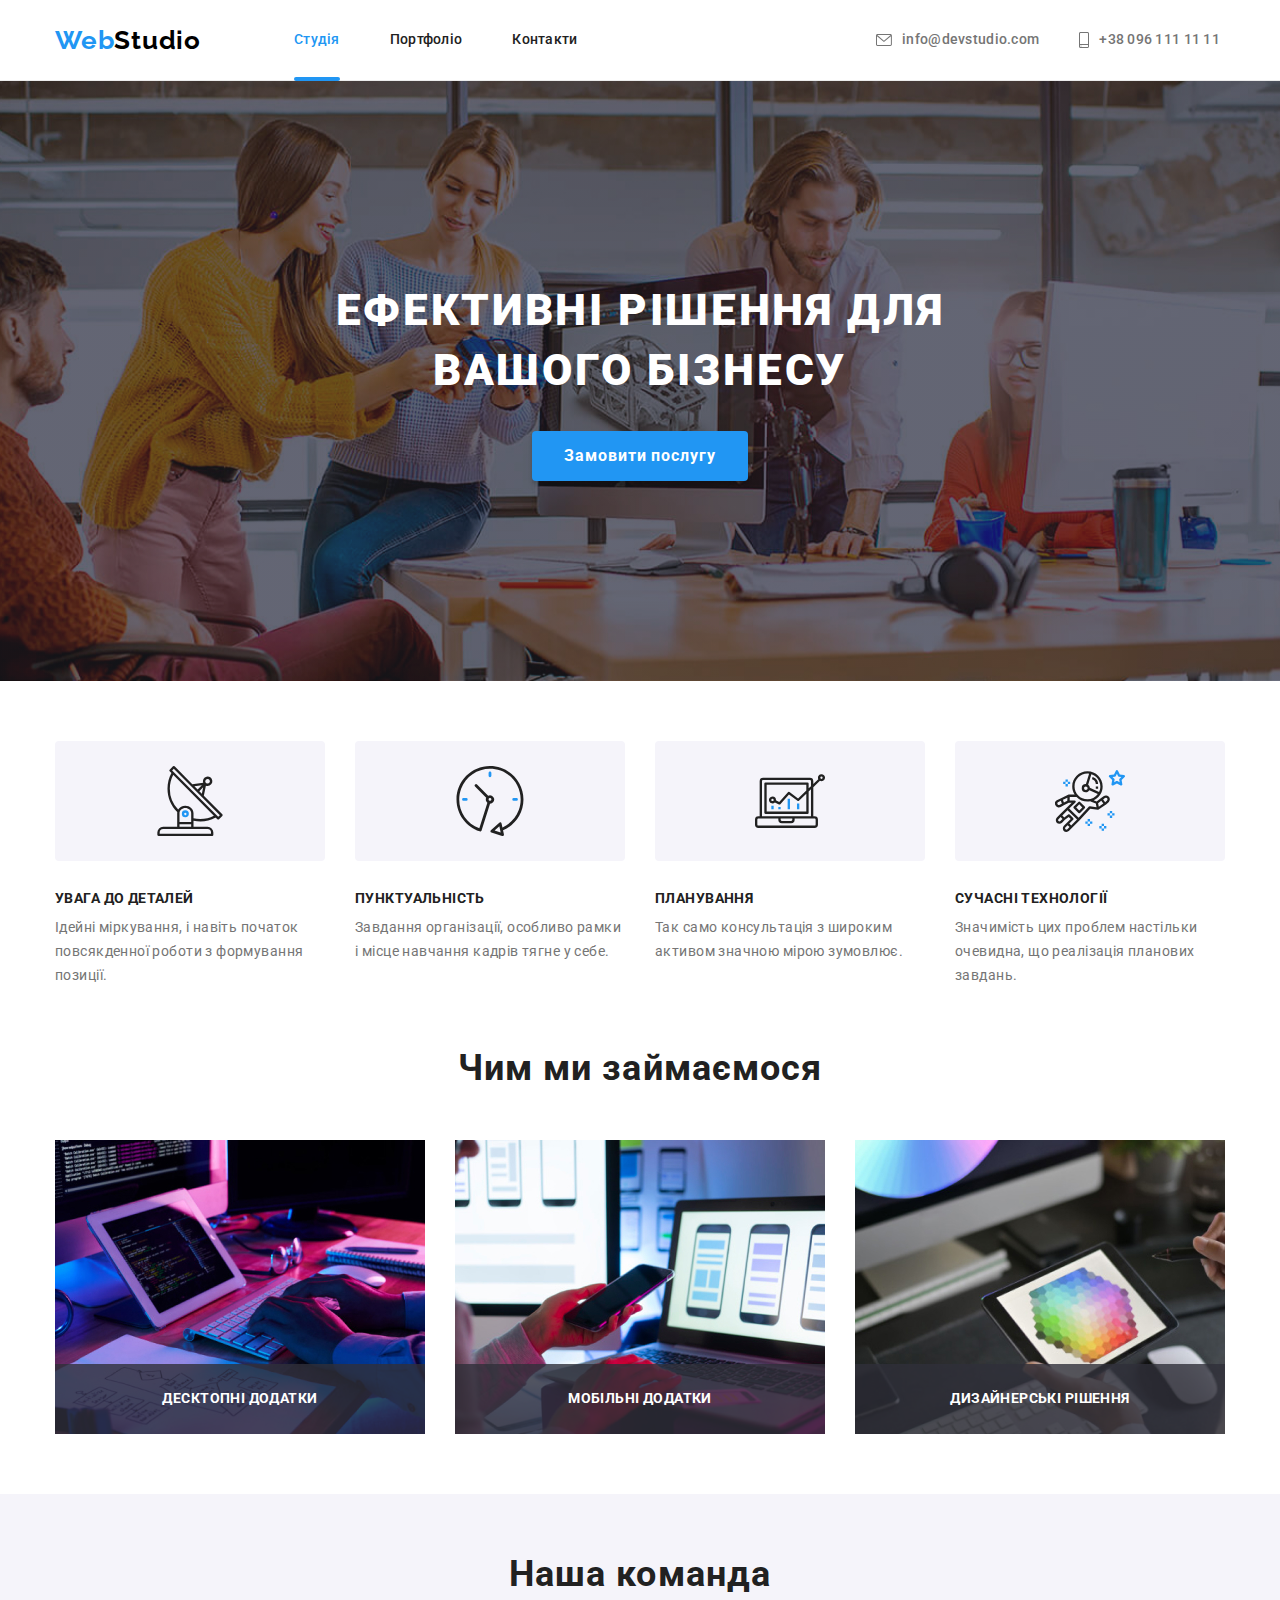
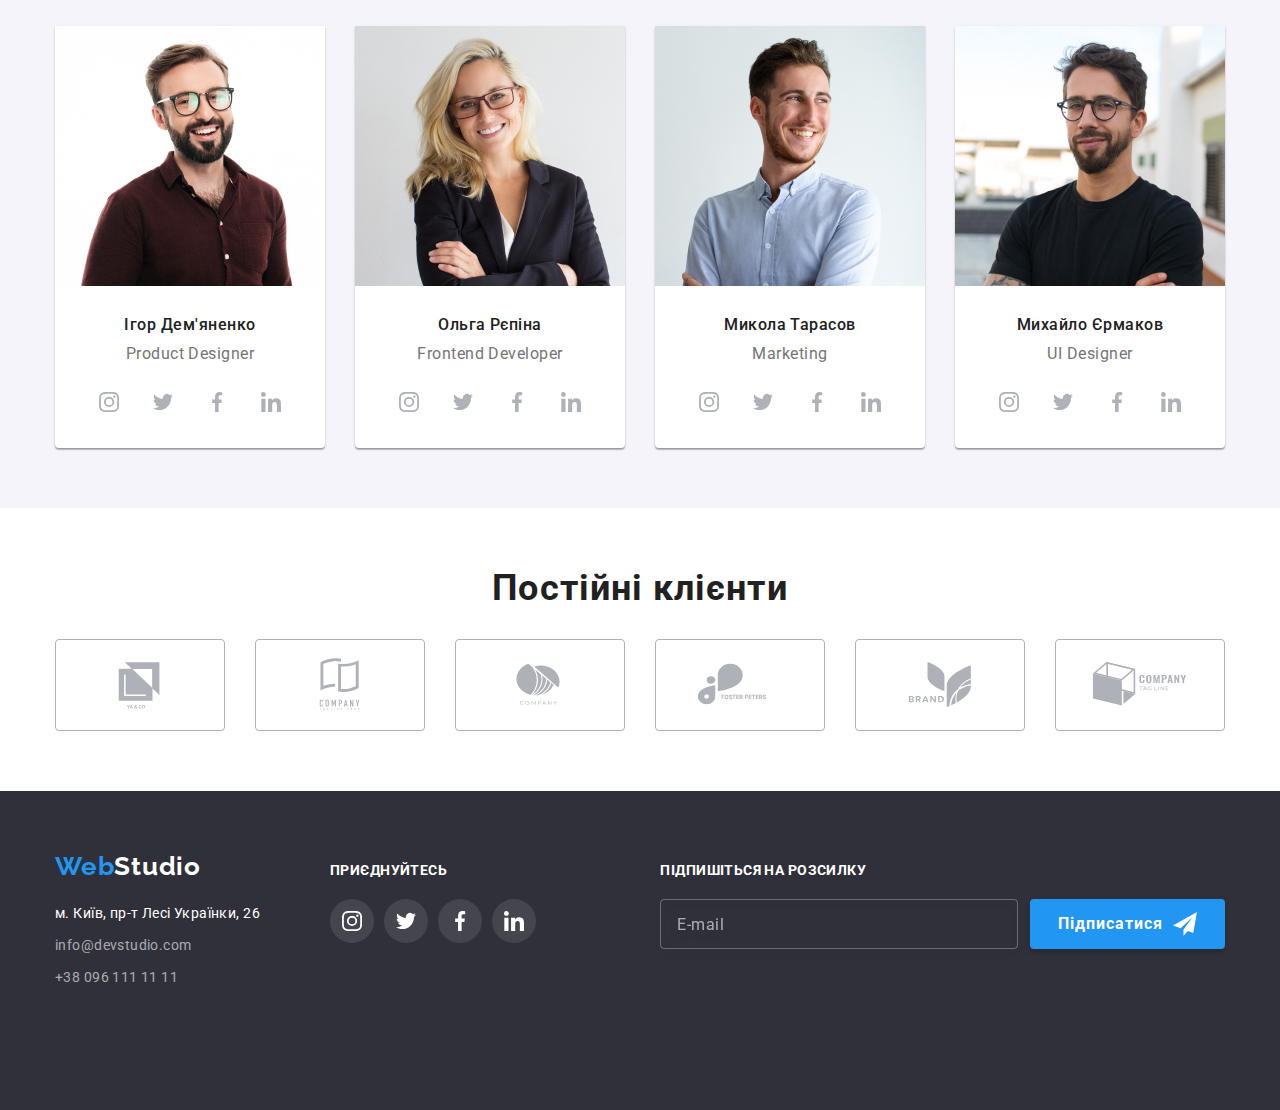
<file: index.html>
<!DOCTYPE html>
<html lang="uk">
  <head>
    <meta charset="UTF-8" />
    <meta http-equiv="X-UA-Compatible" content="IE=edge" />
    <meta name="viewport" content="width=device-width, initial-scale=1.0" />
    <title>Студія</title>
    <link rel="preconnect" href="https://fonts.googleapis.com" />
    <link rel="preconnect" href="https://fonts.gstatic.com" crossorigin />
    <link
      href="https://fonts.googleapis.com/css2?family=Raleway:wght@700&family=Roboto:wght@400;500;700;900&display=swap"
      rel="stylesheet"
    />
    <link
      rel="stylesheet"
      href="https://cdnjs.cloudflare.com/ajax/libs/modern-normalize/1.1.0/modern-normalize.min.css"
    />
    <link rel="stylesheet" href="./css/main.min.css" />
  </head>
  <body>
    <header class="header">
      <div class="container header-div">
        <div class="mobile-nav">
          <a class="logo link" href="./index.html" lang="en"
            >Web<span class="logo-span-header">Studio</span></a
          >
          <button
            type="button"
            class="menu-toggle js-open-menu"
            aria-expanded="true"
            aria-controls="mobile-menu"
          >
            <svg width="40" height="40" aria-label="Перемикач мобільного меню">
              <use class="icon-menu" href="./images/icons.svg#icon-menu "></use>
            </svg>
          </button>
          <div id="mobile-menu" class="menu-container js-menu-container ">
            <button class="menu-toggle js-close-menu is-open">
              <svg width="40" height="40" aria-label="Перемикач мобільного меню">
                <use class="icon-cross" href="./images/icons.svg#icon-close "></use>
              </svg>
            </button>
            <ul class="mobile-list list">
              <li class="menu-nav-item">
                <a class="menu-nav-link current link" href="./index.html">Студія</a>
              </li>
              <li class="menu-nav-item">
                <a class="menu-nav-link link" href="./portfolio.html">Портфоліо</a>
              </li>
              <li class="menu-nav-item">
                <a class="menu-nav-link link" href="">Контакти</a>
              </li>
            </ul>
            <ul class="mobile-contact list">
              <li class="menu-contact-item">
                <li class="menu-contact-item">
                <a class="mobile-tel-link link" href="tel:+380961111111">+38 096 111 11 11</a>
              </li>
                <a class="mobile-mail-link link" href="mailto:info@devstudio.com" lang="en"
                  >info@devstudio.com</a
                >
              </li>
              
            </ul>
            <ul class="mobile-social list">
              <li><a class="mobile-social-link link" href="">Instagram</a></li>
              <li><a class="mobile-social-link link" href="">Twitter</a></li>
              <li><a class="mobile-social-link link" href="">Facebook</a></li>
              <li><a class="mobile-social-link link" href="">LinkedIn</a></li>
            </ul>
          </div>
        </div>
        <nav class="header-nav">
          <ul class="menu-nav list">
            <li class="menu-nav-item">
              <a class="menu-nav-link current link" href="./index.html">Студія</a>
            </li>
            <li class="menu-nav-item">
              <a class="menu-nav-link link" href="./portfolio.html">Портфоліо</a>
            </li>
            <li class="menu-nav-item">
              <a class="menu-nav-link link" href="">Контакти</a>
            </li>
          </ul>
        </nav>
        <ul class="menu-contacts list">
          <li class="menu-contact-item">
            <a class="menu-contact-link link" href="mailto:info@devstudio.com" lang="en"
              ><svg class="envelope-icon" width="16" height="12">
                <use href="./images/icons.svg#icon-envelope"></use></svg
              >info@devstudio.com</a
            >
          </li>
          <li class="menu-contact-item">
            <a class="menu-contact-link link" href="tel:+380961111111"
              ><svg class="smartphone-icon" width="10" height="16">
                <use href="./images/icons.svg#icon-smartphone"></use></svg
              >+38 096 111 11 11</a
            >
          </li>
        </ul>
      </div>
    </header>
    <main>
      <section class="hero">
        <div class="container">
          <h1 class="main-title">
            Ефективні рішення для<br />
            вашого бізнесу
          </h1>
          <button class="modal-btn" type="button" data-modal-open>Замовити послугу</button>
        </div>
      </section>
      <section class="section features">
        <div class="container">
          <h2 class="hidden">Особливості</h2>
          <ul class="features__list list">
            <li class="features__item">
              <div class="features__cont-icon">
                <svg class="features__icon" width="70" height="70">
                  <use href="./images/icons.svg#icon-antenna"></use>
                </svg>
              </div>
              <h3 class="features__name">увага до деталей</h3>
              <p class="features__description">
                Ідейні міркування, і навіть початок повсякденної роботи з формування позиції.
              </p>
            </li>
            <li class="features__item">
              <div class="features__cont-icon">
                <svg class="features__icon" width="70" height="70">
                  <use href="./images/icons.svg#icon-clock"></use>
                </svg>
              </div>

              <h3 class="features__name">пунктуальність</h3>
              <p class="features__description">
                Завдання організації, особливо рамки і місце навчання кадрів тягне у себе.
              </p>
            </li>
            <li class="features__item">
              <div class="features__cont-icon">
                <svg class="features__icon" width="70" height="70">
                  <use href="./images/icons.svg#icon-diagram"></use>
                </svg>
              </div>

              <h3 class="features__name">планування</h3>
              <p class="features__description">
                Так само консультація з широким активом значною мірою зумовлює.
              </p>
            </li>
            <li class="features__item">
              <div class="features__cont-icon">
                <svg class="features__icon" width="70" height="70">
                  <use href="./images/icons.svg#icon-astronaut"></use>
                </svg>
              </div>

              <h3 class="features__name">сучасні технології</h3>
              <p class="features__description">
                Значимість цих проблем настільки очевидна, що реалізація планових завдань.
              </p>
            </li>
          </ul>
        </div>
      </section>
      <section class="section about">
        <div class="container">
          <h2 class="about__title">Чим ми займаємося</h2>
          <ul class="about__gallery list">
            <li class="about__item">
              <div class="about__overlay">
                <img
                  class="about__img"
                  src="./images/work/laptop.jpg"
                  alt="Програми для комп'ютерів"
                  height="294"
                  width="370"
                />
                <div class="about__overlay-container">
                  <h3 class="about__overlay-text">Десктопні додатки</h3>
                </div>
              </div>
            </li>
            <li class="about__item">
              <div class="about__overlay">
                <img
                  class="about__img"
                  src="./images/work/cellphone.jpg"
                  alt="Програми для смартфонів"
                  height="294"
                  width="370"
                />
                <div class="about__overlay-container">
                  <h3 class="about__overlay-text">Мобільні додатки</h3>
                </div>
              </div>
            </li>
            <li class="about__item">
              <div class="about__overlay">
                <img
                  class="about__img"
                  src="./images/work/tablet.jpg"
                  alt="Програми для планшетів"
                  height="294"
                  width="370"
                />
                <div class="about__overlay-container">
                  <h3 class="about__overlay-text">Дизайнерські рішення</h3>
                </div>
              </div>
            </li>
          </ul>
        </div>
      </section>
      <section class="section employees">
        <div class="container">
          <h2 class="employees-title">Наша команда</h2>
          <ul class="employees-list list">
            <li class="employees-list-item">
              <img
                class="employees-list-img"
                srcset="
                  ./images/workers/ihor-demyanenko@1x.jpg 1x,
                  ./images/workers/ihor-demyanenko@2x.jpg 2x
                "
                src="./images/workers/ihor-demyanenko@1x.jpg"
                alt="Чоловік в червоній сорочці"
                height="260"
                width="270"
              />
              <h3 class="employees-list-name">Ігор Дем'яненко</h3>
              <p class="employees-list-position" lang="en">Product Designer</p>
              <ul class="employees-social-list list">
                <li class="employees-social-items">
                  <a
                    class="employee-social-link link"
                    href=""
                    rel="noopener noreferrer"
                    target="_blank"
                  >
                    <svg class="employee-link-icon" width="20" height="20">
                      <use href="./images/icons.svg#icon-instagram"></use>
                    </svg>
                  </a>
                </li>
                <li class="employees-social-items">
                  <a
                    class="employee-social-link link"
                    href=""
                    rel="noopener noreferrer"
                    target="_blank"
                  >
                    <svg class="employee-link-icon" width="20" height="20">
                      <use href="./images/icons.svg#icon-twitter "></use>
                    </svg>
                  </a>
                </li>
                <li class="employees-social-items">
                  <a
                    class="employee-social-link link"
                    href=""
                    rel="noopener noreferrer"
                    target="_blank"
                  >
                    <svg class="employee-link-icon" width="20" height="20">
                      <use href="./images/icons.svg#icon-facebook "></use>
                    </svg>
                  </a>
                </li>
                <li class="employees-social-items">
                  <a
                    class="employee-social-link link"
                    href=""
                    rel="noopener noreferrer"
                    target="_blank"
                  >
                    <svg class="employee-link-icon" width="20" height="20">
                      <use href="./images/icons.svg#icon-linkedin "></use>
                    </svg>
                  </a>
                </li>
              </ul>
            </li>
            <li class="employees-list-item">
              <img
                class="employees-list-img"
                srcset="
                  ./images/workers/olga-repina@1x.jpg 1x,
                  ./images/workers/olga-repina@2x.jpg 2x
                "
                src="./images/workers/olga-repina@1x.jpg"
                alt="Жінка в чорній блузці"
                height="260"
                width="270"
              />
              <h3 class="employees-list-name">Ольга Рєпіна</h3>
              <p class="employees-list-position" lang="en">Frontend Developer</p>
              <ul class="employees-social-list list">
                <li class="employees-social-items">
                  <a
                    class="employee-social-link link"
                    href=""
                    rel="noopener noreferrer"
                    target="_blank"
                  >
                    <svg class="employee-link-icon" width="20" height="20">
                      <use href="./images/icons.svg#icon-instagram"></use>
                    </svg>
                  </a>
                </li>
                <li class="employees-social-items">
                  <a
                    class="employee-social-link link"
                    href=""
                    rel="noopener noreferrer"
                    target="_blank"
                  >
                    <svg class="employee-link-icon" width="20" height="20">
                      <use href="./images/icons.svg#icon-twitter "></use>
                    </svg>
                  </a>
                </li>
                <li class="employees-social-items">
                  <a
                    class="employee-social-link link"
                    href=""
                    rel="noopener noreferrer"
                    target="_blank"
                  >
                    <svg class="employee-link-icon" width="20" height="20">
                      <use href="./images/icons.svg#icon-facebook "></use>
                    </svg>
                  </a>
                </li>
                <li class="employees-social-items">
                  <a
                    class="employee-social-link link"
                    href=""
                    rel="noopener noreferrer"
                    target="_blank"
                  >
                    <svg class="employee-link-icon" width="20" height="20">
                      <use href="./images/icons.svg#icon-linkedin "></use>
                    </svg>
                  </a>
                </li>
              </ul>
            </li>
            <li class="employees-list-item">
              <img
                class="employees-list-img"
                srcset="
                  ./images/workers/mykola-tarasov@1x.jpg 1x,
                  ./images/workers/mykola-tarasov@2x.jpg 2x
                "
                src="./images/workers/mykola-tarasov@1x.jpg"
                alt="Чоловік в синій сорочці"
                height="260"
                width="270"
              />
              <h3 class="employees-list-name">Микола Тарасов</h3>
              <p class="employees-list-position" lang="en">Marketing</p>
              <ul class="employees-social-list list">
                <li class="employees-social-items">
                  <a
                    class="employee-social-link link"
                    href=""
                    rel="noopener noreferrer"
                    target="_blank"
                  >
                    <svg class="employee-link-icon" width="20" height="20">
                      <use href="./images/icons.svg#icon-instagram"></use>
                    </svg>
                  </a>
                </li>
                <li class="employees-social-items">
                  <a
                    class="employee-social-link link"
                    href=""
                    rel="noopener noreferrer"
                    target="_blank"
                  >
                    <svg class="employee-link-icon" width="20" height="20">
                      <use href="./images/icons.svg#icon-twitter "></use>
                    </svg>
                  </a>
                </li>
                <li class="employees-social-items">
                  <a
                    class="employee-social-link link"
                    href=""
                    rel="noopener noreferrer"
                    target="_blank"
                  >
                    <svg class="employee-link-icon" width="20" height="20">
                      <use href="./images/icons.svg#icon-facebook "></use>
                    </svg>
                  </a>
                </li>
                <li class="employees-social-items">
                  <a
                    class="employee-social-link link"
                    href=""
                    rel="noopener noreferrer"
                    target="_blank"
                  >
                    <svg class="employee-link-icon" width="20" height="20">
                      <use href="./images/icons.svg#icon-linkedin "></use>
                    </svg>
                  </a>
                </li>
              </ul>
            </li>
            <li class="employees-list-item">
              <img
                class="employees-list-img"
                srcset="
                  ./images/workers/mykhailo-yermakov@1x.jpg 1x,
                  ./images/workers/mykhailo-yermakov@2x.jpg 2x
                "
                src="./images/workers/mykhailo-yermakov@1x.jpg"
                alt="Чоловік в чорній футболці"
                height="260"
                width="270"
              />
              <h3 class="employees-list-name">Михайло Єрмаков</h3>
              <p class="employees-list-position" lang="en">UI Designer</p>
              <ul class="employees-social-list list">
                <li class="employees-social-items">
                  <a
                    class="employee-social-link link"
                    href=""
                    rel="noopener noreferrer"
                    target="_blank"
                  >
                    <svg class="employee-link-icon" width="20" height="20">
                      <use href="./images/icons.svg#icon-instagram"></use>
                    </svg>
                  </a>
                </li>
                <li class="employees-social-items">
                  <a
                    class="employee-social-link link"
                    href=""
                    rel="noopener noreferrer"
                    target="_blank"
                  >
                    <svg class="employee-link-icon" width="20" height="20">
                      <use href="./images/icons.svg#icon-twitter "></use>
                    </svg>
                  </a>
                </li>
                <li class="employees-social-items">
                  <a
                    class="employee-social-link link"
                    href=""
                    rel="noopener noreferrer"
                    target="_blank"
                  >
                    <svg class="employee-link-icon" width="20" height="20">
                      <use href="./images/icons.svg#icon-facebook "></use>
                    </svg>
                  </a>
                </li>
                <li class="employees-social-items">
                  <a
                    class="employee-social-link link"
                    href=""
                    target="_blank"
                    rel="noopener noreferrer"
                  >
                    <svg class="employee-link-icon" width="20" height="20">
                      <use href="./images/icons.svg#icon-linkedin "></use>
                    </svg>
                  </a>
                </li>
              </ul>
            </li>
          </ul>
        </div>
      </section>
      <section class="section customers">
        <div class="container">
          <h2 class="customers__title">Постійні клієнти</h2>
          <ul class="customers__list list">
            <li class="customers__item">
              <a class="customers__link link" href="" rel="noopener noreferrer" target="_blank">
                <svg class="customer__icon" width="106" height="60">
                  <use href="./images/icons.svg#icon-ya"></use></svg
              ></a>
            </li>
            <li class="customers__item">
              <a class="customers__link link" href="" rel="noopener noreferrer" target="_blank"
                ><svg class="customer__icon" width="106" height="60">
                  <use href="./images/icons.svg#icon-tagline"></use></svg
              ></a>
            </li>
            <li class="customers__item">
              <a class="customers__link link" href="" rel="noopener noreferrer" target="_blank"
                ><svg class="customer__icon" width="106" height="60">
                  <use href="./images/icons.svg#icon-company"></use></svg
              ></a>
            </li>
            <li class="customers__item">
              <a class="customers__link link" href="" rel="noopener noreferrer" target="_blank"
                ><svg class="customer__icon" width="106" height="60">
                  <use href="./images/icons.svg#icon-foster"></use></svg
              ></a>
            </li>
            <li class="customers__item">
              <a class="customers__link link" href="" rel="noopener noreferrer" target="_blank"
                ><svg class="customer__icon" width="106" height="60">
                  <use href="./images/icons.svg#icon-brand"></use></svg
              ></a>
            </li>
            <li class="customers__item">
              <a class="customers__link link" href="" rel="noopener noreferrer" target="_blank"
                ><svg class="customer__icon" width="106" height="60">
                  <use href="./images/icons.svg#icon-tag"></use></svg
              ></a>
            </li>
          </ul>
        </div>
      </section>
    </main>
    <footer class="footer">
      <div class="container footer-container">
        <div class="container-footer-tablet">
          <div class="container-footer-left">
            <a class="logo link logo-footer" href="./index.html" lang="en"
              >Web<span class="logo-span-footer">Studio</span></a
            >
            <address class="address">
              <ul class="contact-info-list list">
                <li class="contact-info-list-item">
                  <a
                    class="contact-info-item-address link"
                    href="https://bit.ly/3pXMvUd"
                    target="_blank"
                    rel="noopener noreferrer"
                    >м. Київ, пр-т Лесі Українки, 26</a
                  >
                </li>
                <li class="contact-info-list-item">
                  <a class="contact-info-item link" href="mailto:info@devstudio.com" lang="en"
                    >info@devstudio.com</a
                  >
                </li>
                <li class="contact-info-list-item">
                  <a class="contact-info-item link" href="tel:+380961111111">+38 096 111 11 11</a>
                </li>
              </ul>
            </address>
          </div>
          <div class="container-footer-center">
            <h2 class="title-link-footer">приєднуйтесь</h2>
            <ul class="footer-social-list list">
              <li class="footer-social-items">
                <a
                  class="footer-social-link link"
                  href=""
                  rel="noopener noreferrer"
                  target="_blank"
                >
                  <svg class="footer-link-icon" width="20" height="20">
                    <use href="./images/icons.svg#icon-instagram"></use>
                  </svg>
                </a>
              </li>
              <li class="footer-social-items">
                <a
                  class="footer-social-link link"
                  href=""
                  rel="noopener noreferrer"
                  target="_blank"
                >
                  <svg class="footer-link-icon" width="20" height="20">
                    <use href="./images/icons.svg#icon-twitter "></use>
                  </svg>
                </a>
              </li>
              <li class="footer-social-items">
                <a
                  class="footer-social-link link"
                  href=""
                  rel="noopener noreferrer"
                  target="_blank"
                >
                  <svg class="footer-link-icon" width="20" height="20">
                    <use href="./images/icons.svg#icon-facebook "></use>
                  </svg>
                </a>
              </li>
              <li class="footer-social-items">
                <a
                  class="footer-social-link link"
                  href=""
                  rel="noopener noreferrer"
                  target="_blank"
                >
                  <svg class="footer-link-icon" width="20" height="20">
                    <use href="./images/icons.svg#icon-linkedin "></use>
                  </svg>
                </a>
              </li>
            </ul>
          </div>
        </div>
        <div class="container-footer-right">
          <h2 class="title-link-footer">Підпишіться на розсилку</h2>
          <div class="subscription">
            <input
              class="subscription-input"
              type="email"
              name="email"
              placeholder="E-mail"
              required
            />
            <button class="modal-btn subscription-btn" type="submit">
              Підписатися
              <svg class="subscription-icon" width="24" height="24">
                <use href="./images/icons.svg#icon-send"></use>
              </svg>
            </button>
          </div>
        </div>
      </div>
    </footer>
    <div class="backdrop is-hidden" data-modal>
      <div class="modal">
        <button class="modal-close" data-modal-close>
          <svg class="close-icon" width="11" height="11">
            <use href="./images/icons.svg#icon-vector"></use>
          </svg>
        </button>
        <form class="form">
          <h2 class="form-title">Залиште свої дані, ми вам передзвонимо</h2>
          <label class="label" for="input-name"> Ім'я </label>
          <div class="field">
            <input class="field-input input" type="text" name="name" required id="input-name" />
            <svg class="field-icon" width="18" height="18">
              <use href="./images/icons.svg#icon-person"></use>
            </svg>
          </div>
          <label class="label" for="input-phone"> Телефон </label>
          <div class="field">
            <input class="field-input input" type="tel" name="phone" required id="input-phone" />
            <svg class="field-icon" width="18" height="18">
              <use href="./images/icons.svg#icon-phone"></use>
            </svg>
          </div>
          <label class="label" for="input-email"> Пошта </label>
          <div class="field">
            <input class="field-input input" type="email" name="email" required id="input-email" />
            <svg class="field-icon" width="18" height="18">
              <use href="./images/icons.svg#icon-email"></use>
            </svg>
          </div>
          <label class="label" for="message"> Коментар </label>
          <textarea class="message input" id="message" placeholder="Введіть текст"></textarea>
          <label class="privacy">
            <input class="privacy-input hidden" type="checkbox" name="privacy" />
            <span class="privacy-wrap"
              ><svg class="privacy-icon" width="16" height="15">
                <use href="./images/icons.svg#icon-check"></use></svg
            ></span>

            <span class="privacy-text"
              >Погоджуюся з розсилкою та приймаю
              <a class="privacy-link" href="" target="_blank" rel="noopener noreferrer"
                >Умови договору</a
              >
            </span>
          </label>
          <button class="modal-btn form-btn" type="submit">Відправити</button>
        </form>
      </div>
    </div>

    <script src="./js/mobile-menu.js"></script>
    <script src="./js/modal.js"></script>
  </body>
</html>
</file>
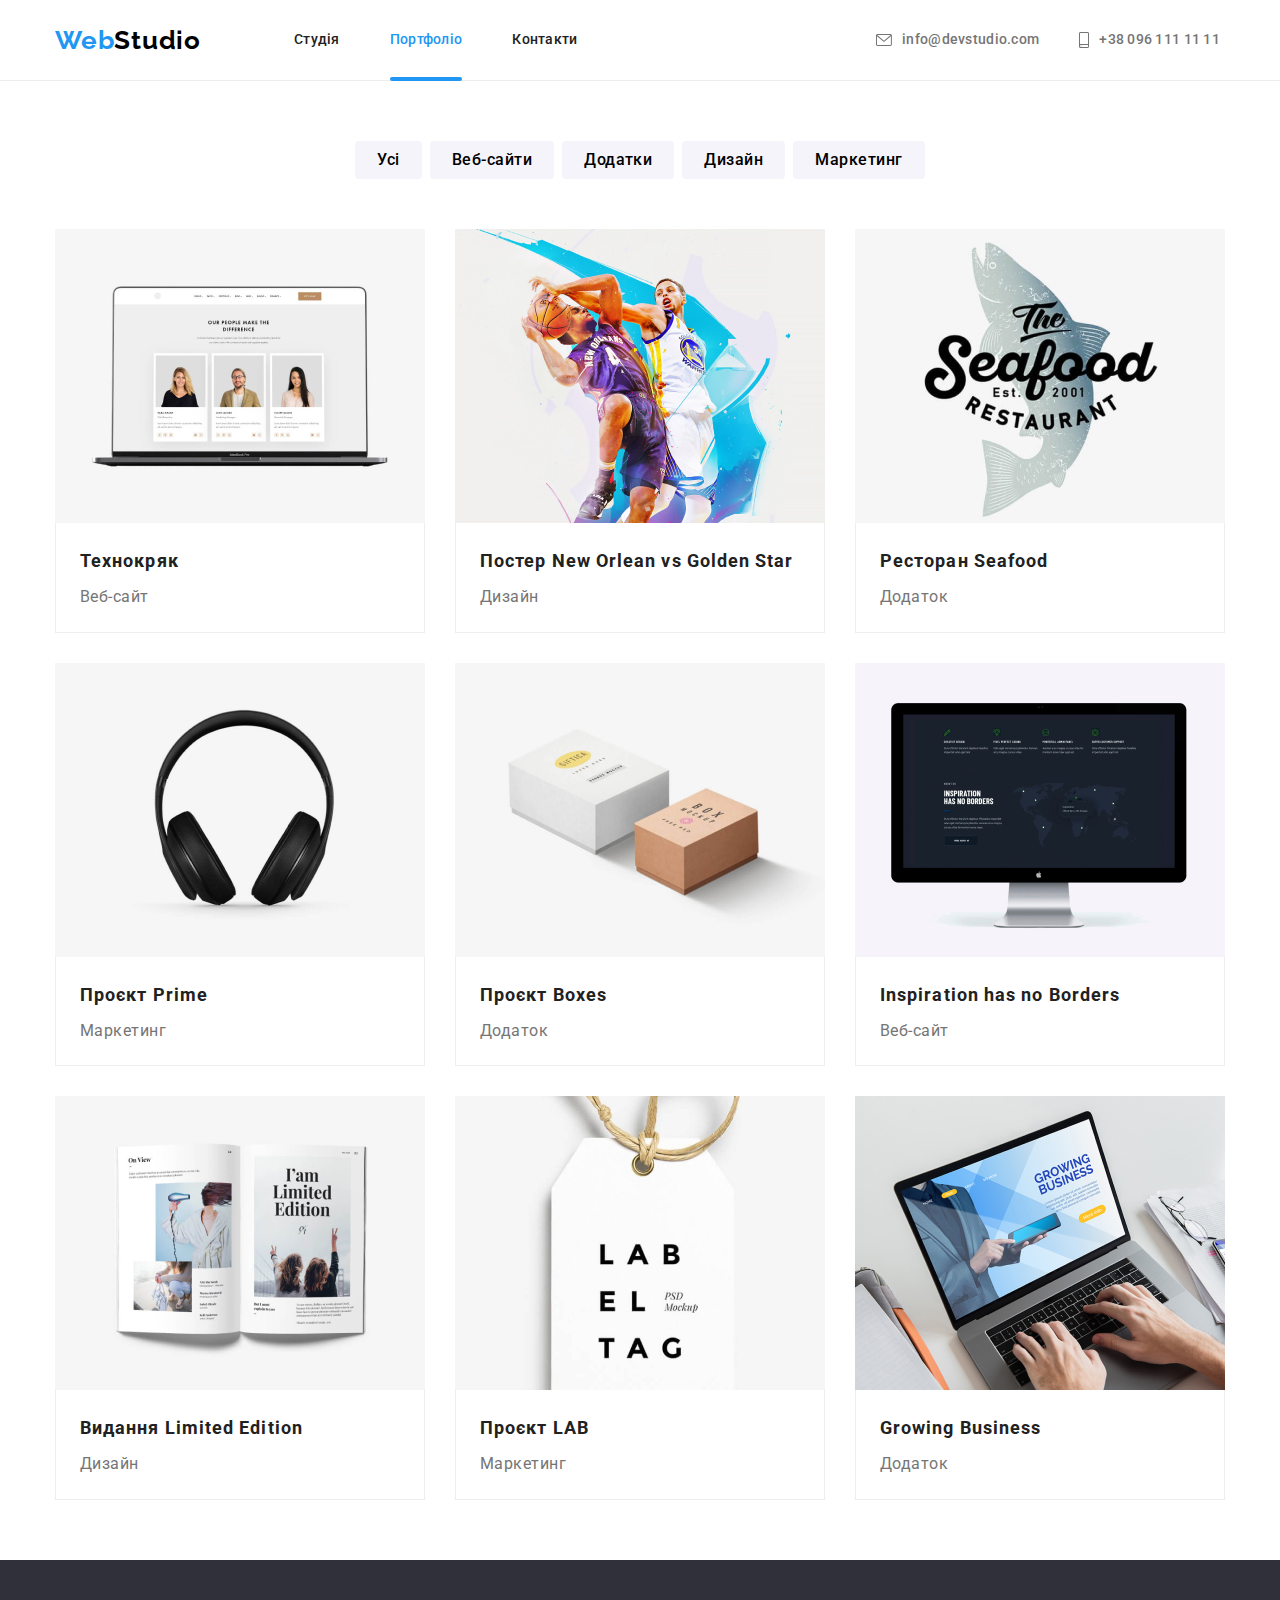
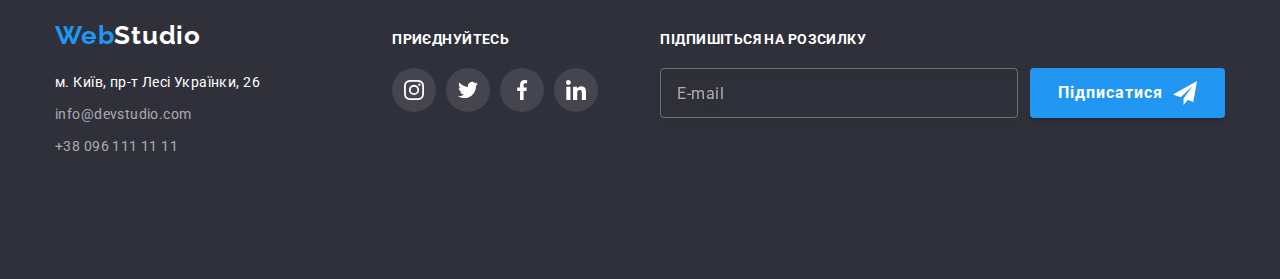
<file: portfolio.html>
<!DOCTYPE html>
<html lang="uk">
  <head>
    <meta charset="UTF-8" />
    <meta http-equiv="X-UA-Compatible" content="IE=edge" />
    <meta name="viewport" content="width=device-width, initial-scale=1.0" />
    <title>Портфоліо</title>
    <link rel="preconnect" href="https://fonts.googleapis.com" />
    <link rel="preconnect" href="https://fonts.gstatic.com" crossorigin />
    <link
      href="https://fonts.googleapis.com/css2?family=Raleway:wght@700&family=Roboto:wght@400;500;700;900&display=swap"
      rel="stylesheet"
    />
    <link
      rel="stylesheet"
      href="https://cdnjs.cloudflare.com/ajax/libs/modern-normalize/1.1.0/modern-normalize.min.css"
    />
    <link rel="stylesheet" href="./css/main.min.css" />
  </head>
  <body>
    <header class="header">
      <div class="container header-div">
        <nav class="header-nav">
          <a class="logo link" href="./index.html" lang="en"
            >Web<span class="logo-span-header">Studio</span></a
          >
          <ul class="menu-nav list">
            <li class="menu-nav-item">
              <a class="menu-nav-link link" href="./index.html">Студія</a>
            </li>
            <li class="menu-nav-item">
              <a class="menu-nav-link current link" href="./portfolio.html">Портфоліо</a>
            </li>
            <li class="menu-nav-item">
              <a class="menu-nav-link link" href="">Контакти</a>
            </li>
          </ul>
        </nav>
        <ul class="menu-contacts list">
          <li class="menu-contact-item">
            <a class="menu-contact-link link" href="mailto:info@devstudio.com" lang="en"
              ><svg class="envelope-icon" width="16" height="12">
                <use href="./images/icons.svg#icon-envelope"></use></svg
              >info@devstudio.com</a
            >
          </li>
          <li class="menu-contact-item">
            <a class="menu-contact-link link" href="tel:+380961111111"
              ><svg class="smartphone-icon" width="10" height="16">
                <use href="./images/icons.svg#icon-smartphone"></use></svg
              >+38 096 111 11 11</a
            >
          </li>
        </ul>
      </div>
    </header>
    <main>
      <section class="section portfolio">
        <div class="container">
          <h2 class="hidden">Портфоліо</h2>
          <ul class="portfolio-buttons-class list">
            <li class="filter-button-items">
              <button class="filter-button button" type="button">Усі</button>
            </li>
            <li class="filter-button-items">
              <button class="filter-button button" type="button">Веб-сайти</button>
            </li>
            <li class="filter-button-items">
              <button class="filter-button button" type="button">Додатки</button>
            </li>
            <li class="filter-button-items">
              <button class="filter-button button" type="button">Дизайн</button>
            </li>
            <li class="filter-button-items">
              <button class="filter-button button" type="button">Маркетинг</button>
            </li>
          </ul>
          <ul class="portfolio-lists list">
            <li class="portfolio-list-item">
              <div class="img-overlay">
                <img
                  class="portfolio-list-img"
                  src="./images/portfolio/tech.jpg"
                  alt="Ноутбук з відкритою вебсторінкою"
                  height="294"
                  width="370"
                />
                <div class="overlay-wrap">
                  <p>
                    Ресурс пропонує комплексні пропозиції з різним рівнем функціоналу та сервісів.
                    Все це дозволить відвідувачу отримати вичерпні відомості про компанію чи
                    приватну особу.
                  </p>
                </div>
              </div>
              <div class="portfolio-list-bottom">
                <h2 class="portfolio-list-name">Технокряк</h2>
                <p class="portfolio-list-class">Веб-сайт</p>
              </div>
            </li>
            <li class="portfolio-list-item">
              <div class="img-overlay">
                <img
                  class="portfolio-list-img"
                  src="./images/portfolio/orlean-golden.jpg"
                  alt="Чоловіки грають в баскетбол"
                  height="294"
                  width="370"
                />
                <div class="overlay-wrap">
                  <p>
                    Ресурс пропонує комплексні пропозиції з різним рівнем функціоналу та сервісів.
                    Все це дозволить відвідувачу отримати вичерпні відомості про компанію чи
                    приватну особу.
                  </p>
                </div>
              </div>
              <div class="portfolio-list-bottom">
                <h2 class="portfolio-list-name">Постер New Orlean vs Golden Star</h2>
                <p class="portfolio-list-class">Дизайн</p>
              </div>
            </li>
            <li class="portfolio-list-item">
              <div class="img-overlay">
                <img
                  class="portfolio-list-img"
                  src="./images/portfolio/seafood.jpg"
                  alt="Велак риба"
                  height="294"
                  width="370"
                />
                <div class="overlay-wrap">
                  <p>
                    Ресурс пропонує комплексні пропозиції з різним рівнем функціоналу та сервісів.
                    Все це дозволить відвідувачу отримати вичерпні відомості про компанію чи
                    приватну особу.
                  </p>
                </div>
              </div>
              <div class="portfolio-list-bottom">
                <h2 class="portfolio-list-name">Ресторан Seafood</h2>
                <p class="portfolio-list-class">Додаток</p>
              </div>
            </li>
            <li class="portfolio-list-item">
              <div class="img-overlay">
                <img
                  class="portfolio-list-img"
                  src="./images/portfolio/prime.jpg"
                  alt="Стерео гарнітура"
                  height="294"
                  width="370"
                />
                <div class="overlay-wrap">
                  <p>
                    Ресурс пропонує комплексні пропозиції з різним рівнем функціоналу та сервісів.
                    Все це дозволить відвідувачу отримати вичерпні відомості про компанію чи
                    приватну особу.
                  </p>
                </div>
              </div>
              <div class="portfolio-list-bottom">
                <h2 class="portfolio-list-name">Проєкт Prime</h2>
                <p class="portfolio-list-class">Маркетинг</p>
              </div>
            </li>
            <li class="portfolio-list-item">
              <div class="img-overlay">
                <img
                  class="portfolio-list-img"
                  src="./images/portfolio/boxes.jpg"
                  alt="Коробки"
                  height="294"
                  width="370"
                />
                <div class="overlay-wrap">
                  <p>
                    Ресурс пропонує комплексні пропозиції з різним рівнем функціоналу та сервісів.
                    Все це дозволить відвідувачу отримати вичерпні відомості про компанію чи
                    приватну особу.
                  </p>
                </div>
              </div>
              <div class="portfolio-list-bottom">
                <h2 class="portfolio-list-name">Проєкт Boxes</h2>
                <p class="portfolio-list-class">Додаток</p>
              </div>
            </li>
            <li class="portfolio-list-item">
              <div class="img-overlay">
                <img
                  class="portfolio-list-img"
                  src="./images/portfolio/borders.jpg"
                  alt="Екран монітору з вебсторінкою"
                  height="294"
                  width="370"
                />
                <div class="overlay-wrap">
                  <p>
                    Ресурс пропонує комплексні пропозиції з різним рівнем функціоналу та сервісів.
                    Все це дозволить відвідувачу отримати вичерпні відомості про компанію чи
                    приватну особу.
                  </p>
                </div>
              </div>
              <div class="portfolio-list-bottom">
                <h2 class="portfolio-list-name">Inspiration has no Borders</h2>
                <p class="portfolio-list-class">Веб-сайт</p>
              </div>
            </li>
            <li class="portfolio-list-item">
              <div class="img-overlay">
                <img
                  class="portfolio-list-img"
                  src="./images/portfolio/limited-edition.jpg"
                  alt="Кольоровий журнал"
                  height="294"
                  width="370"
                />
                <div class="overlay-wrap">
                  <p>
                    Ресурс пропонує комплексні пропозиції з різним рівнем функціоналу та сервісів.
                    Все це дозволить відвідувачу отримати вичерпні відомості про компанію чи
                    приватну особу.
                  </p>
                </div>
              </div>
              <div class="portfolio-list-bottom">
                <h2 class="portfolio-list-name">Видання Limited Edition</h2>
                <p class="portfolio-list-class">Дизайн</p>
              </div>
            </li>
            <li class="portfolio-list-item">
              <div class="img-overlay">
                <img
                  class="portfolio-list-img"
                  src="./images/portfolio/lad.jpg"
                  alt="Етикетка бренду"
                  height="294"
                  width="370"
                />
                <div class="overlay-wrap">
                  <p>
                    Ресурс пропонує комплексні пропозиції з різним рівнем функціоналу та сервісів.
                    Все це дозволить відвідувачу отримати вичерпні відомості про компанію чи
                    приватну особу.
                  </p>
                </div>
              </div>
              <div class="portfolio-list-bottom">
                <h2 class="portfolio-list-name">Проєкт LAB</h2>
                <p class="portfolio-list-class">Маркетинг</p>
              </div>
            </li>
            <li class="portfolio-list-item">
              <div class="img-overlay">
                <img
                  class="portfolio-list-img"
                  src="./images/portfolio/business.jpg"
                  alt="Людина працює за ноутбуком"
                  height="294"
                  width="370"
                />
                <div class="overlay-wrap">
                  <p>
                    Ресурс пропонує комплексні пропозиції з різним рівнем функціоналу та сервісів.
                    Все це дозволить відвідувачу отримати вичерпні відомості про компанію чи
                    приватну особу.
                  </p>
                </div>
              </div>
              <div class="portfolio-list-bottom">
                <h2 class="portfolio-list-name">Growing Business</h2>
                <p class="portfolio-list-class">Додаток</p>
              </div>
            </li>
          </ul>
        </div>
      </section>
    </main>
    <footer class="footer">
      <div class="container footer-container">
        <div class="container-footer-left">
          <a class="logo link logo-footer" href="./index.html" lang="en"
            >Web<span class="logo-span-footer">Studio</span></a
          >
          <address class="address">
            <ul class="contact-info-list list">
              <li class="contact-info-list-item">
                <a
                  class="contact-info-item-address link"
                  href="https://bit.ly/3pXMvUd"
                  target="_blank"
                  rel="noopener noreferrer"
                  >м. Київ, пр-т Лесі Українки, 26</a
                >
              </li>
              <li class="contact-info-list-item">
                <a class="contact-info-item link" href="mailto:info@devstudio.com" lang="en"
                  >info@devstudio.com</a
                >
              </li>
              <li class="contact-info-list-item">
                <a class="contact-info-item link" href="tel:+380961111111">+38 096 111 11 11</a>
              </li>
            </ul>
          </address>
        </div>
        <div class="container-footer-center">
          <h2 class="title-link-footer">приєднуйтесь</h2>
          <ul class="footer-social-list list">
            <li class="footer-social-items">
              <a class="footer-social-link link" href="" target="_blank" rel="noopener noreferrer">
                <svg class="footer-link-icon" width="20" height="20">
                  <use href="./images/icons.svg#icon-instagram"></use>
                </svg>
              </a>
            </li>
            <li class="footer-social-items">
              <a class="footer-social-link link" href="" target="_blank" rel="noopener noreferrer">
                <svg class="footer-link-icon" width="20" height="20">
                  <use href="./images/icons.svg#icon-twitter "></use>
                </svg>
              </a>
            </li>
            <li class="footer-social-items">
              <a class="footer-social-link link" href="" target="_blank" rel="noopener noreferrer">
                <svg class="footer-link-icon" width="20" height="20">
                  <use href="./images/icons.svg#icon-facebook "></use>
                </svg>
              </a>
            </li>
            <li class="footer-social-items">
              <a class="footer-social-link link" href="" target="_blank" rel="noopener noreferrer">
                <svg class="footer-link-icon" width="20" height="20">
                  <use href="./images/icons.svg#icon-linkedin "></use>
                </svg>
              </a>
            </li>
          </ul>
        </div>
        <div class="container-footer-right">
          <h2 class="title-link-footer">Підпишіться на розсилку</h2>
          <div class="subscription">
            <input
              class="subscription-input"
              type="email"
              name="email"
              placeholder="E-mail"
              required
            />
            <button class="modal-btn subscription-btn" type="submit">
              Підписатися
              <svg class="subscription-icon" width="24" height="24">
                <use href="./images/icons.svg#icon-send"></use>
              </svg>
            </button>
          </div>
        </div>
      </div>
    </footer>
  </body>
</html>
</file>
<file: css/main.min.css>
:root{--main-font: "Roboto", sans-serif;--accent-color: #2196F3;--main-color: #212121;--second-color: #757575;--background-color: #2F303A;--modal-btn-accent-color: #188CE8;--logo-header: #000000;--contact-footer-color: rgba(255, 255, 255, 0.6);--filter-button-bg: #F5F4FA;--main-light-color: #FFFFFF;--border-bottom-portfolio-color: #EEEEEE;--border-bottom-header-color: #ECECEC;--icon-color: #AFB1B8}.section{padding-bottom:60px;padding-top:60px}.list{list-style:none;padding:0;margin:0}.link{text-decoration:none;color:inherit}p{margin:0}body{font-family:var(--main-font);color:var(--main-color)}.hidden{position:absolute;width:1px;height:1px;margin:-1px;border:0;padding:0;clip:rect(0 0 0 0);overflow:hidden}.container{padding:0 15px;margin:0 auto}@media screen and (min-width: 480px){.container{width:480px}}@media screen and (min-width: 768px){.container{width:768px}}@media screen and (min-width: 1200px){.container{width:1200px}}.logo{font-family:"Raleway",sans-serif;font-weight:700;font-size:24px;line-height:1.16;letter-spacing:.03em;color:var(--accent-color);transition:color 250ms cubic-bezier(0.4, 0, 0.2, 1)}@media screen and (min-width: 1200px){.logo{font-size:26px;line-height:1.19}}.logo:hover,.logo:focus{color:var(--accent-color)}.logo-span-header{color:var(--logo-header);transition:color 250ms cubic-bezier(0.4, 0, 0.2, 1)}.logo:hover .logo-span-header,.logo:focus .logo-span-header{color:var(--accent-color)}.logo-footer{display:block}.logo-span-footer{color:var(--main-light-color);transition:color 250ms cubic-bezier(0.4, 0, 0.2, 1)}.logo:hover .logo-span-footer,.logo:focus .logo-span-footer{color:var(--accent-color)}.header{border-bottom:1px solid var(--border-bottom-header-color)}.mobile-nav{display:flex;align-items:center;justify-content:space-between;min-height:60px}.header-nav{display:flex;align-items:center}@media screen and (min-width: 768px){.header-div{display:flex;align-items:center}}.menu-nav{display:flex;margin-left:93px}@media screen and (max-width: 767px){.menu-nav{display:none}}.menu-nav .menu-nav-item:not(:last-child){margin-right:50px}.menu-contacts{display:flex;margin-left:auto}@media screen and (max-width: 767px){.menu-contacts{display:none}}@media screen and (min-width: 768px){.menu-contacts{flex-direction:column}}@media screen and (min-width: 1200px){.menu-contacts{flex-direction:row}}.menu-contacts .menu-contact-item:not(:last-child){margin-right:30px}@media screen and (max-width: 1199px){.menu-contacts .menu-contact-item:not(:last-child){margin:0}}.menu-nav-link{display:inline-block;position:relative;padding-top:32px;padding-bottom:32px;font-weight:500;font-size:14px;line-height:1.14;letter-spacing:.02em;outline:rgba(0,0,0,0);transition:color 250ms cubic-bezier(0.4, 0, 0.2, 1)}.menu-nav-link:hover,.menu-nav-link:focus{color:var(--accent-color)}.menu-nav-link::after{position:absolute;content:"";width:0;height:4px;bottom:-1px;left:0;border-radius:2px;background-color:var(--accent-color);transition:width 250ms cubic-bezier(0.4, 0, 0.2, 1)}@media screen and (max-width: 767px){.menu-nav-link::after{display:none}}.menu-nav-link:hover::after,.menu-nav-link:focus::after{width:100%}.menu-nav-link.current::after{width:100%}.menu-nav-link.current{color:var(--accent-color)}.menu-contact-link{font-weight:500;font-size:12px;line-height:1.16;letter-spacing:.02em;color:var(--second-color);display:inline-block;padding:5px;transition:color 250ms cubic-bezier(0.4, 0, 0.2, 1)}.menu-contact-link:hover,.menu-contact-link:focus{color:var(--accent-color)}@media screen and (min-width: 1200px){.menu-contact-link{font-size:14px;line-height:1.14}}.smartphone-icon{margin-right:10px;fill:currentColor;vertical-align:middle}.envelope-icon{margin-right:10px;fill:currentColor;vertical-align:middle}.hero{max-width:480px;margin:0 auto;padding-top:130px;padding-bottom:130px;text-align:center;background:#c4c4c4;background-image:linear-gradient(rgba(47, 48, 58, 0.4) 40%, rgba(47, 48, 58, 0.4)),url(../images/bg-hero/header-mobile@1x.jpg);background-size:480px 400px;background-repeat:no-repeat;background-position:center}@media screen and (min-device-pixel-ratio: 2),screen and (min-resolution: 192dpi),screen and (min-resolution: 2dppx){.hero{background-image:linear-gradient(rgba(47, 48, 58, 0.4) 40%, rgba(47, 48, 58, 0.4)),url(../images/bg-hero/header-mobile@2x.jpg)}}@media screen and (min-width: 768px){.hero{max-width:768px;background-image:linear-gradient(rgba(47, 48, 58, 0.4) 40%, rgba(47, 48, 58, 0.4)),url(../images/bg-hero/header-tablet@1x.jpg);background-size:768px 400px}}@media screen and (min-width: 768px)and (min-device-pixel-ratio: 2),screen and (min-width: 768px)and (min-resolution: 192dpi),screen and (min-width: 768px)and (min-resolution: 2dppx){.hero{background-image:linear-gradient(rgba(47, 48, 58, 0.4) 40%, rgba(47, 48, 58, 0.4)),url(../images/bg-hero/header-tablet@2x.jpg)}}@media screen and (min-width: 1200px){.hero{max-width:1600px;padding-top:200px;padding-bottom:200px;background-image:linear-gradient(rgba(47, 48, 58, 0.4) 40%, rgba(47, 48, 58, 0.4)),url(../images/bg-hero/header-desktop@1x.jpg);background-size:cover}}@media screen and (min-width: 1200px)and (min-device-pixel-ratio: 2),screen and (min-width: 1200px)and (min-resolution: 192dpi),screen and (min-width: 1200px)and (min-resolution: 2dppx){.hero{background-image:linear-gradient(rgba(47, 48, 58, 0.4) 40%, rgba(47, 48, 58, 0.4)),url(../images/bg-hero/header-tablet@2x.jpg)}}.main-title{margin-top:0;margin-bottom:30px;color:var(--main-light-color);font-weight:900;font-size:26px;line-height:1.16;letter-spacing:.06em;text-transform:uppercase}@media screen and (min-width: 1200px){.main-title{font-size:44px;line-height:1.36}}.modal-btn{padding:10px 24px;font-weight:700;font-size:16px;line-height:1.87;letter-spacing:.06em;color:var(--main-light-color);background:var(--accent-color);box-shadow:0px 4px 4px rgba(0,0,0,.15);border-radius:4px;cursor:pointer;border:0 solid rgba(0,0,0,0);transition:background-color 250ms cubic-bezier(0.4, 0, 0.2, 1)}.modal-btn:hover,.modal-btn:focus{background-color:var(--modal-btn-accent-color)}@media screen and (min-width: 1200px){.modal-btn{padding:10px 32px}}.backdrop{position:fixed;top:0;right:0;bottom:0;left:0;opacity:1;transition:opacity 250ms cubic-bezier(0.4, 0, 0.2, 1);background-color:rgba(0,0,0,.2)}.backdrop.is-hidden{visibility:hidden;opacity:0;pointer-events:none}.modal{position:absolute;max-width:528px;height:auto;background:var(--main-light-color);box-shadow:0px 1px 3px rgba(0,0,0,.12),0px 1px 1px rgba(0,0,0,.14),0px 2px 1px rgba(0,0,0,.2);border-radius:4px;top:50%;left:50%;transform:translate(-50%, -50%);padding:40px;width:90%}.modal-close{cursor:pointer;border:0 solid;position:absolute;width:30px;height:30px;right:8px;top:8px;border:1px solid rgba(0,0,0,.1);border-radius:50%;background-color:rgba(0,0,0,0);display:flex;justify-content:center;align-items:center;padding:0;transition:fill 250ms cubic-bezier(0.4, 0, 0.2, 1)}.modal-close:hover,.modal-close:focus{fill:var(--accent-color)}.form{text-align:center}.form-title{font-weight:700;font-size:20px;line-height:1.15;text-align:center;letter-spacing:.03em;margin-top:0;margin-bottom:12px}.label{display:block;padding-bottom:4px;text-align:left;font-size:12px;line-height:1.16;letter-spacing:.01em;color:var(--second-color)}.field{position:relative;margin-bottom:10px}.field-input{width:100%;height:40px;border:1px solid rgba(33,33,33,.2);border-radius:4px;outline:rgba(0,0,0,0);padding:10px 42px;transition:border-color 250ms cubic-bezier(0.4, 0, 0.2, 1)}.field-input:focus+.field-icon{fill:var(--accent-color)}.field-icon{position:absolute;left:12px;top:50%;transform:translateY(-50%);transition:fill 250ms cubic-bezier(0.4, 0, 0.2, 1)}.input{width:100%;border:1px solid rgba(33,33,33,.2);border-radius:4px;outline:rgba(0,0,0,0);transition:border-color 250ms cubic-bezier(0.4, 0, 0.2, 1)}.input:focus{border-color:var(--accent-color)}.message{padding:12px 16px;height:120px;resize:none;margin-bottom:19px}.message::placeholder{font-size:12px;line-height:1.16;letter-spacing:.01em;color:rgba(117,117,117,.5)}.privacy{display:flex;justify-content:center;align-items:center;margin-bottom:28px}.privacy-wrap{display:flex;align-items:center;justify-content:center;width:16px;height:15px;margin-right:8px;border:1px solid;border-radius:2px;transition:border 250ms cubic-bezier(0.4, 0, 0.2, 1)}.privacy-icon{opacity:0;transition:opacity 250ms cubic-bezier(0.4, 0, 0.2, 1)}.privacy-input:checked+.privacy-wrap{border-color:rgba(0,0,0,0)}.privacy-input:checked+.privacy-wrap .privacy-icon{opacity:1}.privacy-text{font-size:14px;line-height:1.71;letter-spacing:.03em;color:var(--second-color)}.privacy-link{color:var(--accent-color)}.modal-btn.form-btn{padding:10px 52px}@media screen and (min-width: 768px){.features__list{display:flex;flex-wrap:wrap;margin:-15px}}@media screen and (max-width: 767px){.features__item:not(:last-child){margin-bottom:30px}}@media screen and (min-width: 768px){.features__item{width:calc((100% - 60px)/2);margin:15px}}@media screen and (min-width: 1200px){.features__item{width:calc((100% - 120px)/4);margin:15px}}.features__cont-icon{width:100%;height:120px;background:#f5f4fa;border-radius:4px;margin-bottom:30px;text-align:center}.features__icon{margin-top:25px}.features__name{margin-top:0;margin-bottom:10px;font-weight:700;font-size:14px;line-height:1.14;letter-spacing:.03em;text-transform:uppercase}.features__description{margin-top:0;margin-bottom:0;font-weight:400;font-size:14px;line-height:1.71;letter-spacing:.03em;color:var(--second-color)}.about{padding-top:0}@media screen and (max-width: 1199px){.about{display:none}}.about__title{margin-top:0;margin-bottom:50px;font-weight:700;font-size:36px;line-height:1.16;text-align:center;letter-spacing:.03em}.about__gallery{display:flex}.about__item:not(:last-child){margin-right:30px}.about__overlay{position:relative}.about__img{display:block}.about__overlay-container{position:absolute;bottom:0;width:100%;padding:27px 0;background-color:rgba(47,48,58,.8)}.about__overlay-text{font-weight:700;font-size:14px;line-height:1.14;text-align:center;letter-spacing:.03em;text-transform:uppercase;color:var(--main-light-color);margin:0}.section.employees{background:var(--filter-button-bg)}.employees-list-img{display:block;max-width:100%;height:auto;margin-bottom:30px}@media screen and (max-width: 767px){.employees-list-img{width:100%}}@media screen and (min-width: 768px){.employees-list-img{width:100%}}@media screen and (min-width: 1200px){.employees-list-img{width:270px;height:260px}}@media screen and (min-width: 768px){.employees-list{display:flex;flex-wrap:wrap;margin:-15px}}.employees-list-item{background:var(--main-light-color);box-shadow:0px 1px 3px rgba(0,0,0,.12),0px 1px 1px rgba(0,0,0,.14),0px 2px 1px rgba(0,0,0,.2);border-radius:0px 0px 4px 4px}@media screen and (max-width: 767px){.employees-list-item:not(:last-child){margin-bottom:30px}}@media screen and (min-width: 768px){.employees-list-item{width:calc((100% - 60px)/2);margin:15px;display:flex;flex-direction:column}}@media screen and (min-width: 1200px){.employees-list-item{width:calc((100% - 120px)/4);margin:15px;display:flex;flex-direction:column}}.employees-title{margin-top:0;margin-bottom:30px;font-weight:700;font-size:28px;line-height:1.17;text-align:center;letter-spacing:.03em}@media screen and (min-width: 1200px){.employees-title{font-size:36px;line-height:1.16}}.employees-list-name{margin-top:0px;margin-bottom:10px;font-weight:500;font-size:16px;line-height:1.18;text-align:center;letter-spacing:.03em}.employees-list-position{margin-top:0;margin-bottom:16px;font-size:16px;line-height:1.18;text-align:center;letter-spacing:.03em;color:var(--second-color)}.employees-social-list{display:flex;justify-content:center;padding-bottom:24px}.employee-social-link{display:block;width:44px;height:44px;text-align:center;border-radius:50%;color:var(--icon-color);transition:color 250ms cubic-bezier(0.4, 0, 0.2, 1),background-color 250ms cubic-bezier(0.4, 0, 0.2, 1)}.employee-social-link:hover,.employee-social-link:focus{color:var(--main-light-color);background-color:var(--accent-color)}.employees-social-items:not(:last-child){margin-right:10px}.employee-link-icon{fill:currentColor;margin-top:12px}.customers__title{margin-top:0;margin-bottom:30px;font-weight:700;font-size:28px;line-height:1.17;text-align:center;letter-spacing:.03em;color:var(--main-color)}@media screen and (min-width: 1200px){.customers__title{font-size:36px;line-height:1.16}}.customers__list{display:flex;flex-wrap:wrap;margin:-15px}@media screen and (max-width: 767px){.customers__item{width:calc((100% - 60px)/2);margin:15px}}@media screen and (min-width: 768px){.customers__item{width:calc((100% - 90px)/3);margin:15px}}@media screen and (min-width: 1200px){.customers__item{width:calc((100% - 180px)/6);margin:15px}}.customers__link{display:flex;height:92px;border:1px solid var(--icon-color);border-radius:4px;color:var(--icon-color);transition:border-color 250ms cubic-bezier(0.4, 0, 0.2, 1),color 250ms cubic-bezier(0.4, 0, 0.2, 1);margin:0}.customers__link:hover,.customers__link:focus{color:var(--accent-color);border-color:var(--accent-color)}.customer__icon{fill:currentColor;margin:auto}.footer{padding-top:60px;padding-bottom:60px;text-align:center}.contact-info-list{margin-top:20px;margin-bottom:60px;display:flex;flex-direction:column}.contact-info-list-item:not(:last-child){margin-bottom:8px}@media screen and (min-width: 1200px){.container-footer-left{text-align:left}}.container-footer-center{margin-bottom:60px}@media screen and (min-width: 1200px){.container-footer-center{margin-left:70px;margin-top:12px}}@media screen and (min-width: 1200px){.container-footer-right{margin-top:12px}}.footer{background:var(--background-color)}.contact-info-item-address{font-size:14px;line-height:1.7;letter-spacing:.03em;color:var(--main-light-color);transition:color 250ms cubic-bezier(0.4, 0, 0.2, 1)}.contact-info-item-address:hover,.contact-info-item-address:focus{color:var(--accent-color)}.contact-info-item{font-size:14px;line-height:1.7;letter-spacing:.03em;color:var(--contact-footer-color);transition:color 250ms cubic-bezier(0.4, 0, 0.2, 1)}.contact-info-item:hover,.contact-info-item:focus{color:var(--accent-color)}.address{font-style:normal}.title-link-footer{font-weight:700;font-size:14px;line-height:1.14;letter-spacing:.03em;text-transform:uppercase;color:var(--main-light-color);margin-top:12px;margin-bottom:20px}@media screen and (min-width: 768px){.title-link-footer{margin-top:0px}}@media screen and (min-width: 1200px){.title-link-footer{text-align:left}}.footer-social-list{display:flex;justify-content:center}.footer-social-link{display:block;width:44px;height:44px;text-align:center;border-radius:50%;color:var(--main-light-color);background:rgba(255,255,255,.1);transition:background-color 250ms cubic-bezier(0.4, 0, 0.2, 1)}.footer-social-link:hover,.footer-social-link:focus{background-color:var(--accent-color)}.footer-social-items:not(:last-child){margin-right:10px}.footer-link-icon{fill:currentColor;margin-top:12px}.subscription{display:flex;flex-direction:column;align-items:center}@media screen and (min-width: 768px){.subscription{display:flex;flex-wrap:wrap;justify-content:center}}@media screen and (min-width: 1200px){.subscription{display:flex;flex-direction:row}}.subscription-input{width:100%;height:50px;border:1px solid rgba(255,255,255,.3);filter:drop-shadow(0px 4px 4px rgba(0, 0, 0, 0.15));border-radius:4px;background-color:rgba(0,0,0,0);outline:rgba(0,0,0,0);padding:15px 16px;font-size:16px;line-height:1.25;letter-spacing:.03em;color:rgba(255,255,255,.6);margin-bottom:20px}@media screen and (min-width: 768px){.subscription-input{width:450px}}@media screen and (min-width: 1200px){.subscription-input{margin:0px;margin-right:12px;width:358px}}.subscription-btn{display:flex;align-items:center;max-width:200px;height:50px;padding:10px 28px}@media screen and (min-width: 1200px){.subscription-btn{height:50px}}@media screen and (min-width: 768px){.container-footer-tablet{display:flex;justify-content:space-around}}@media screen and (min-width: 1200px){.container-footer-tablet{display:flex}}@media screen and (min-width: 1200px){.footer-container{display:flex;justify-content:space-between}}.subscription-icon{vertical-align:middle;margin-left:10px}.subscription-input::placeholder{font-size:16px;line-height:1.25;letter-spacing:.03em;color:rgba(255,255,255,.6)}.portfolio-buttons-class{display:flex;justify-content:center;margin-bottom:50px}.portfolio-lists{display:flex;flex-wrap:wrap}.portfolio-list-item{margin-right:30px;margin-bottom:30px;transition:box-shadow 250ms cubic-bezier(0.4, 0, 0.2, 1)}.portfolio-list-bottom{padding:20px 24px;border-bottom:1px solid var(--border-bottom-portfolio-color);border-left:1px solid var(--border-bottom-portfolio-color);border-right:1px solid var(--border-bottom-portfolio-color)}.portfolio-list-item:hover,.portfolio-list-item:focus{box-shadow:0px 1px 1px rgba(0,0,0,.12),0px 4px 4px rgba(0,0,0,.06),1px 4px 6px rgba(0,0,0,.16)}.portfolio-list-item:nth-child(3n){margin-right:0}.portfolio-list-item:nth-last-child(-n+3){margin-bottom:0}.filter-button-items:not(:last-child){margin-right:8px}.filter-button{padding:6px 22px;font-weight:500;font-size:16px;line-height:1.62;text-align:center;letter-spacing:.03em;cursor:pointer;background:var(--filter-button-bg);border-radius:4px;border:0 solid rgba(0,0,0,0);transition:color 250ms cubic-bezier(0.4, 0, 0.2, 1),background-color 250ms cubic-bezier(0.4, 0, 0.2, 1),box-shadow 250ms cubic-bezier(0.4, 0, 0.2, 1),border-radius 250ms cubic-bezier(0.4, 0, 0.2, 1)}.filter-button:hover,.filter-button:focus{color:var(--main-light-color);background-color:var(--accent-color);box-shadow:0px 3px 1px rgba(0,0,0,.1),0px 1px 2px rgba(0,0,0,.08),0px 2px 2px rgba(0,0,0,.12);border-radius:4px}.portfolio-list-img{display:block}.portfolio-list-name{margin:0;margin-bottom:4px;font-weight:700;font-size:18px;line-height:2;letter-spacing:.06em}.portfolio-list-class{margin-top:0;font-size:16px;line-height:1.8;letter-spacing:.03em;color:var(--second-color)}.img-overlay{position:relative;overflow:hidden}.overlay-wrap{position:absolute;bottom:0;width:100%;height:100%;display:flex;justify-content:center;align-items:center;padding:63px 24px;transform:translateY(100%);transition:transform 250ms cubic-bezier(0.4, 0, 0.2, 1);background-color:rgba(33,150,243,.9);font-size:18px;line-height:28px;letter-spacing:.03em;color:var(--main-light-color)}.portfolio-list-item:hover .overlay-wrap,.portfolio-list-item:focus .overlay-wrap{transform:translateY(0)}.menu-toggle{display:inline-flex;margin:0;padding:0;border:none;background-color:rgba(0,0,0,0);cursor:pointer;transition:fill 250ms cubic-bezier(0.4, 0, 0.2, 1)}@media screen and (min-width: 768px){.menu-toggle{display:none}}.menu-toggle:hover,.menu-toggle:hover{fill:var(--accent-color)}.menu-container .icon-cross{display:none}.menu-container.is-open .icon-cross{display:block}.menu-toggle.is-open .icon-menu{display:none}.menu-container{position:fixed;top:0;left:0;width:100vw;height:100vh;padding:48px 40px;background-color:#fff;z-index:999;transform:translateX(100%);transition:transform 250ms ease-in-out;overflow-y:auto}.menu-container.is-open{transform:translateX(0)}.menu-container .menu-toggle{position:absolute;top:16px;right:16px;color:#fff}.mobile-list .menu-nav-link{font-weight:500;font-size:40px;line-height:1.17;letter-spacing:.02em;padding-top:0}.mobile-contact{margin-top:183px}.mobile-social{display:flex;flex-wrap:wrap;margin-top:64px}.mobile-social-link{font-size:18px;line-height:1.22;letter-spacing:.02em;color:#2196f3}.mobile-social-link{margin-right:20px}.mobile-tel-link{display:block;font-weight:500;font-size:34px;line-height:1.17;letter-spacing:.02em;color:#2196f3;margin-bottom:32px}.mobile-mail-link{font-weight:500;font-size:24px;line-height:28px;letter-spacing:.02em;color:#757575}/*# sourceMappingURL=main.min.css.map */
</file>
